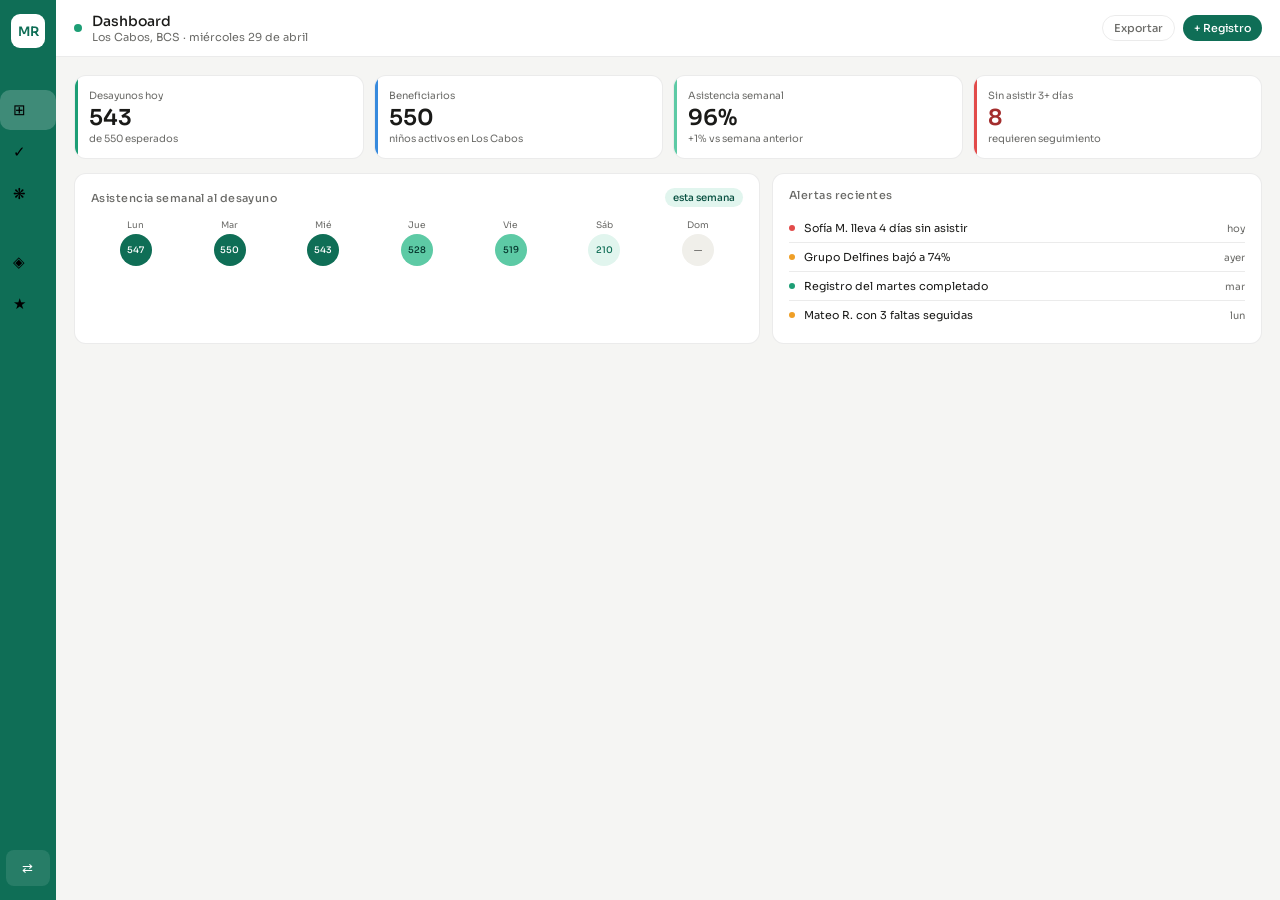
<file: frontend/index.html>
<!DOCTYPE html>
<html lang="es">
<head>
  <meta charset="UTF-8" />
  <meta name="viewport" content="width=device-width, initial-scale=1.0" />
  <title>Fundación Sarahuaro</title>
  <link rel="preconnect" href="https://fonts.googleapis.com" />
  <link href="https://fonts.googleapis.com/css2?family=Sora:wght@400;500;600&family=DM+Serif+Display&display=swap" rel="stylesheet" />
  <link rel="stylesheet" href="css/styles.css" />
</head>
<body>

  <div class="shell" id="shell">

    <div class="profile-popup" id="profilePopup">
      <div class="pp-header">
        <div class="pp-av">MR</div>
        <div class="pp-name">Mayely Ramírez</div>
        <div class="pp-role-row"><span class="pp-role">Maestra — Grupo Tortugas</span></div>
        <div class="pp-status"><div class="pp-dot"></div>Sesión activa</div>
      </div>
      <div class="pp-body">
        <div class="pp-row"><span class="pp-ic">✉</span><span class="pp-txt">mayely@sarahuaro.org</span></div>
        <div class="pp-row"><span class="pp-ic">📅</span><span class="pp-txt">Último acceso</span><span class="pp-val">hoy 7:15 am</span></div>
        <div class="pp-row pp-row-edit" id="row-grupo" onclick="activarEdit('grupo', event)">
          <span class="pp-ic">🏫</span>
          <span class="pp-txt">Grupo</span>
          <div class="pp-edit-wrap">
            <span class="pp-val pp-editable" id="display-grupo">Tortugas</span>
            <input class="pp-input" id="input-grupo" type="text" value="Tortugas" onblur="guardarEdit('grupo')" onkeydown="enterEdit(event,'grupo')" />
            <span class="edit-ic">✏️</span>
          </div>
        </div>
        <div class="pp-row pp-row-edit" id="row-ninos" onclick="activarEdit('ninos', event)">
          <span class="pp-ic">👧</span>
          <span class="pp-txt">Niños a cargo</span>
          <div class="pp-edit-wrap">
            <span class="pp-val pp-editable" id="display-ninos">22</span>
            <input class="pp-input" id="input-ninos" type="number" value="22" min="1" onblur="guardarEdit('ninos')" onkeydown="enterEdit(event,'ninos')" />
            <span class="edit-ic">✏️</span>
          </div>
        </div>
        <div class="pp-row"><span class="pp-ic">✓</span><span class="pp-txt">Registros este mes</span><span class="pp-val">18 días</span></div>
      </div>
      <div class="pp-footer"><button class="pp-logout">Cerrar sesión</button></div>
    </div>

    <div class="side" id="side">
      <div class="side-logo" id="logoBtn" onclick="toggleProfile()">MR</div>
      <span class="nav-sep">principal</span>
      <button class="side-btn active" id="btn-dashboard" onclick="nav('dashboard', this)"><span class="side-ic">⊞</span><span class="side-lbl">Dashboard</span></button>
      <button class="side-btn" id="btn-asistencia" onclick="nav('asistencia', this)"><span class="side-ic">✓</span><span class="side-lbl">Asistencia</span></button>
      <button class="side-btn" id="btn-ninos" onclick="nav('ninos', this)"><span class="side-ic">❋</span><span class="side-lbl">Niños</span></button>
      <span class="nav-sep">análisis</span>
      <button class="side-btn" id="btn-metricas" onclick="nav('metricas', this)"><span class="side-ic">◈</span><span class="side-lbl">Métricas</span></button>
      <button class="side-btn" id="btn-impacto" onclick="nav('impacto', this)"><span class="side-ic">★</span><span class="side-lbl">Impacto</span></button>
      <button class="toggle-side" onclick="toggleSide()" id="togBtn">⇄</button>
    </div>

    <div class="body">

      <div id="tb-dashboard" class="topbar">
        <div class="tb-left"><div class="tb-dot"></div><div><div class="tb-title">Dashboard</div><div class="tb-sub">Los Cabos, BCS · miércoles 29 de abril</div></div></div>
        <div class="tb-right"><button class="pill p-out">Exportar</button><button class="pill p-green">+ Registro</button></div>
      </div>
      <div id="tb-asistencia" class="topbar hidden">
        <div class="tb-left"><div class="tb-dot"></div><div><div class="tb-title">Asistencia</div><div class="tb-sub">Grupo Tortugas · registro de hoy</div></div></div>
        <div class="tb-right"><button class="pill p-green">Guardar</button></div>
      </div>
      <div id="tb-ninos" class="topbar hidden">
        <div class="tb-left"><div class="tb-dot"></div><div><div class="tb-title">Niños</div><div class="tb-sub">Grupo Tortugas · 22 alumnos</div></div></div>
        <div class="tb-right"><button class="pill p-green">+ Agregar</button></div>
      </div>
      <div id="tb-metricas" class="topbar hidden">
        <div class="tb-left"><div class="tb-dot"></div><div><div class="tb-title">Métricas</div><div class="tb-sub">Datos operativos del programa</div></div></div>
        <div class="tb-right"><button class="pill p-out">Descargar</button></div>
      </div>
      <div id="tb-impacto" class="topbar hidden">
        <div class="tb-left"><div class="tb-dot"></div><div><div class="tb-title">Impacto</div><div class="tb-sub">Reportes para donantes · 20 años de trabajo</div></div></div>
        <div class="tb-right"><button class="pill p-green">Generar reporte</button></div>
      </div>

      <main class="scroll">

        <!-- DASHBOARD -->
        <section id="s-dashboard" class="section active">
          <div class="kpis">
            <div class="kpi"><div class="kpi-bar" style="background:#1D9E75"></div><div class="kpi-lbl">Desayunos hoy</div><div class="kpi-num">543</div><div class="kpi-sub">de 550 esperados</div></div>
            <div class="kpi"><div class="kpi-bar" style="background:#378ADD"></div><div class="kpi-lbl">Beneficiarios</div><div class="kpi-num">550</div><div class="kpi-sub">niños activos en Los Cabos</div></div>
            <div class="kpi"><div class="kpi-bar" style="background:#5DCAA5"></div><div class="kpi-lbl">Asistencia semanal</div><div class="kpi-num">96%</div><div class="kpi-sub">+1% vs semana anterior</div></div>
            <div class="kpi"><div class="kpi-bar" style="background:#E24B4A"></div><div class="kpi-lbl">Sin asistir 3+ días</div><div class="kpi-num red">8</div><div class="kpi-sub">requieren seguimiento</div></div>
          </div>
          <div class="row2">
            <div class="card">
              <div class="c-head"><span class="c-title">Asistencia semanal al desayuno</span><span class="bx bx-ok">esta semana</span></div>
              <div class="cal">
                <div class="cal-day"><div class="cal-dn">Lun</div><div class="cal-c cf">547</div></div>
                <div class="cal-day"><div class="cal-dn">Mar</div><div class="cal-c cf">550</div></div>
                <div class="cal-day"><div class="cal-dn">Mié</div><div class="cal-c cf">543</div></div>
                <div class="cal-day"><div class="cal-dn">Jue</div><div class="cal-c cm">528</div></div>
                <div class="cal-day"><div class="cal-dn">Vie</div><div class="cal-c cm">519</div></div>
                <div class="cal-day"><div class="cal-dn">Sáb</div><div class="cal-c cl">210</div></div>
                <div class="cal-day"><div class="cal-dn">Dom</div><div class="cal-c co">—</div></div>
              </div>
            </div>
            <div class="card">
              <div class="c-head"><span class="c-title">Alertas recientes</span></div>
              <div class="al-row"><div class="al-dot" style="background:#E24B4A"></div><div class="al-txt">Sofía M. lleva 4 días sin asistir</div><div class="al-time">hoy</div></div>
              <div class="al-row"><div class="al-dot" style="background:#EF9F27"></div><div class="al-txt">Grupo Delfines bajó a 74%</div><div class="al-time">ayer</div></div>
              <div class="al-row"><div class="al-dot" style="background:#1D9E75"></div><div class="al-txt">Registro del martes completado</div><div class="al-time">mar</div></div>
              <div class="al-row"><div class="al-dot" style="background:#EF9F27"></div><div class="al-txt">Mateo R. con 3 faltas seguidas</div><div class="al-time">lun</div></div>
            </div>
          </div>
        </section>

        <!-- ASISTENCIA -->
        <section id="s-asistencia" class="section hidden">
          <div class="two-col">
            <div class="card">
              <div class="c-head"><span class="c-title">Grupo Tortugas — mañana</span></div>
              <div class="tog-row"><div class="av avt">LV</div><span class="tname">Lucía Vega</span><button class="tog on" onclick="toggleBtn(this)"></button></div>
              <div class="tog-row"><div class="av avb">MR</div><span class="tname">Mateo Ríos</span><button class="tog off" onclick="toggleBtn(this)"></button></div>
              <div class="tog-row"><div class="av ava">IR</div><span class="tname">Itzél Rueda</span><button class="tog on" onclick="toggleBtn(this)"></button></div>
              <div class="tog-row"><div class="av avt">DM</div><span class="tname">Diego Mora</span><button class="tog on" onclick="toggleBtn(this)"></button></div>
              <div class="tog-row"><div class="av avb">KS</div><span class="tname">Karla Salinas</span><button class="tog on" onclick="toggleBtn(this)"></button></div>
              <div class="tog-row"><div class="av ava">RL</div><span class="tname">Rodrigo López</span><button class="tog on" onclick="toggleBtn(this)"></button></div>
            </div>
            <div class="card">
              <div class="c-head"><span class="c-title">Grupo Tortugas — tarde</span></div>
              <div class="tog-row"><div class="av avr">SM</div><span class="tname">Sofía Martínez</span><button class="tog off" onclick="toggleBtn(this)"></button></div>
              <div class="tog-row"><div class="av avb">JC</div><span class="tname">Jesús Castro</span><button class="tog on" onclick="toggleBtn(this)"></button></div>
              <div class="tog-row"><div class="av ava">PL</div><span class="tname">Paola Luna</span><button class="tog on" onclick="toggleBtn(this)"></button></div>
              <div class="tog-row"><div class="av avt">AH</div><span class="tname">Andrés Herrera</span><button class="tog on" onclick="toggleBtn(this)"></button></div>
              <div class="tog-row"><div class="av avb">NF</div><span class="tname">Natalia Flores</span><button class="tog on" onclick="toggleBtn(this)"></button></div>
              <div class="tog-row"><div class="av ava">OG</div><span class="tname">Omar Gutiérrez</span><button class="tog on" onclick="toggleBtn(this)"></button></div>
            </div>
          </div>
          <div class="save-bar">
            <span class="save-txt">10 de 12 niños marcados hoy</span>
            <button class="save-btn">Guardar registro</button>
          </div>
        </section>

        <!-- NIÑOS -->
        <section id="s-ninos" class="section hidden">
          <input class="search-bar" placeholder="Buscar niño por nombre..." />
          <div class="nino-list">
            <div class="nino"><div class="av avt">LV</div><div class="ni"><div class="ni-name">Lucía Vega</div><div class="ni-meta">6 años · Grupo Tortugas · 20 desayunos recibidos</div><div class="pbar"><div class="pfill" style="width:95%;background:#1D9E75"></div></div></div><span class="bx bx-ok">Regular</span></div>
            <div class="nino"><div class="av avb">MR</div><div class="ni"><div class="ni-name">Mateo Ríos</div><div class="ni-meta">7 años · Grupo Tortugas · 15 desayunos recibidos</div><div class="pbar"><div class="pfill" style="width:68%;background:#EF9F27"></div></div></div><span class="bx bx-w">3 faltas</span></div>
            <div class="nino"><div class="av avr">SM</div><div class="ni"><div class="ni-name">Sofía Martínez</div><div class="ni-meta">8 años · Grupo Tortugas · 7 desayunos recibidos</div><div class="pbar"><div class="pfill" style="width:30%;background:#E24B4A"></div></div></div><span class="bx bx-w">Riesgo</span></div>
            <div class="nino"><div class="av ava">IR</div><div class="ni"><div class="ni-name">Itzél Rueda</div><div class="ni-meta">6 años · Grupo Tortugas · 19 desayunos recibidos</div><div class="pbar"><div class="pfill" style="width:90%;background:#1D9E75"></div></div></div><span class="bx bx-ok">Regular</span></div>
            <div class="nino"><div class="av avb">JC</div><div class="ni"><div class="ni-name">Jesús Castro</div><div class="ni-meta">7 años · Grupo Tortugas · 4 desayunos recibidos</div><div class="pbar"><div class="pfill" style="width:18%;background:#B4B2A9"></div></div></div><span class="bx bx-n">Nuevo</span></div>
            <div class="nino"><div class="av avt">KS</div><div class="ni"><div class="ni-name">Karla Salinas</div><div class="ni-meta">7 años · Grupo Tortugas · 21 desayunos recibidos</div><div class="pbar"><div class="pfill" style="width:99%;background:#1D9E75"></div></div></div><span class="bx bx-ok">Regular</span></div>
            <div class="nino"><div class="av ava">PL</div><div class="ni"><div class="ni-name">Paola Luna</div><div class="ni-meta">8 años · Grupo Tortugas · 17 desayunos recibidos</div><div class="pbar"><div class="pfill" style="width:80%;background:#1D9E75"></div></div></div><span class="bx bx-ok">Regular</span></div>
            <div class="nino"><div class="av avb">OG</div><div class="ni"><div class="ni-name">Omar Gutiérrez</div><div class="ni-meta">6 años · Grupo Tortugas · 12 desayunos recibidos</div><div class="pbar"><div class="pfill" style="width:55%;background:#EF9F27"></div></div></div><span class="bx bx-w">2 faltas</span></div>
          </div>
        </section>

        <!-- MÉTRICAS -->
        <section id="s-metricas" class="section hidden">
          <div class="two-col">
            <div class="card">
              <div class="c-head"><span class="c-title">Datos operativos del mes</span></div>
              <div class="mrow"><span class="ml">Costo por niño / mes</span><span class="mv">$180 MXN</span></div>
              <div class="mrow"><span class="ml">Desayunos entregados</span><span class="mv">6,000</span></div>
              <div class="mrow"><span class="ml">Días operados (año)</span><span class="mv">92 días</span></div>
              <div class="mrow"><span class="ml">Voluntarios activos</span><span class="mv">11</span></div>
              <div class="mrow last"><span class="ml">Sin asistir esta semana</span><span class="mv mv-w">8 niños</span></div>
            </div>
            <div class="card">
              <div class="c-head"><span class="c-title">Asistencia por grupo</span></div>
              <div class="brow"><span class="blbl">Tortugas</span><div class="btrack"><div class="bfill" style="width:96%"></div></div><span class="bv">96%</span></div>
              <div class="brow"><span class="blbl">Delfines</span><div class="btrack"><div class="bfill bfill-w" style="width:74%"></div></div><span class="bv">74%</span></div>
              <div class="brow"><span class="blbl">Pelícanos</span><div class="btrack"><div class="bfill" style="width:91%"></div></div><span class="bv">91%</span></div>
              <div class="brow"><span class="blbl">Ballenas</span><div class="btrack"><div class="bfill" style="width:98%"></div></div><span class="bv">98%</span></div>
              <div class="brow"><span class="blbl">Mantaraya</span><div class="btrack"><div class="bfill" style="width:88%"></div></div><span class="bv">88%</span></div>
            </div>
          </div>
        </section>

        <!-- IMPACTO -->
        <section id="s-impacto" class="section hidden">
          <div class="impact-nums">
            <div class="icard"><div class="inum">72K</div><div class="ilbl">Desayunos entregados este año</div></div>
            <div class="icard"><div class="inum">550</div><div class="ilbl">Niños beneficiarios en Los Cabos</div></div>
            <div class="icard"><div class="inum">20</div><div class="ilbl">Años construyendo futuro en BCS</div></div>
          </div>
          <div class="card">
            <div class="c-head"><span class="c-title">Reportes listos</span></div>
            <div class="rep">Reporte mensual — abril 2026 <span>→</span></div>
            <div class="rep">Reporte anual para donantes <span>→</span></div>
            <div class="rep">Niños con ausentismo esta semana <span>→</span></div>
            <div class="rep">Costo total del programa este mes <span>→</span></div>
            <div class="rep">Impacto acumulado 20 años <span>→</span></div>
          </div>
        </section>

      </main>
    </div>
  </div>

  <div class="tooltip" id="tip"></div>
  <script src="js/app.js"></script>
</body>
</html>
</file>
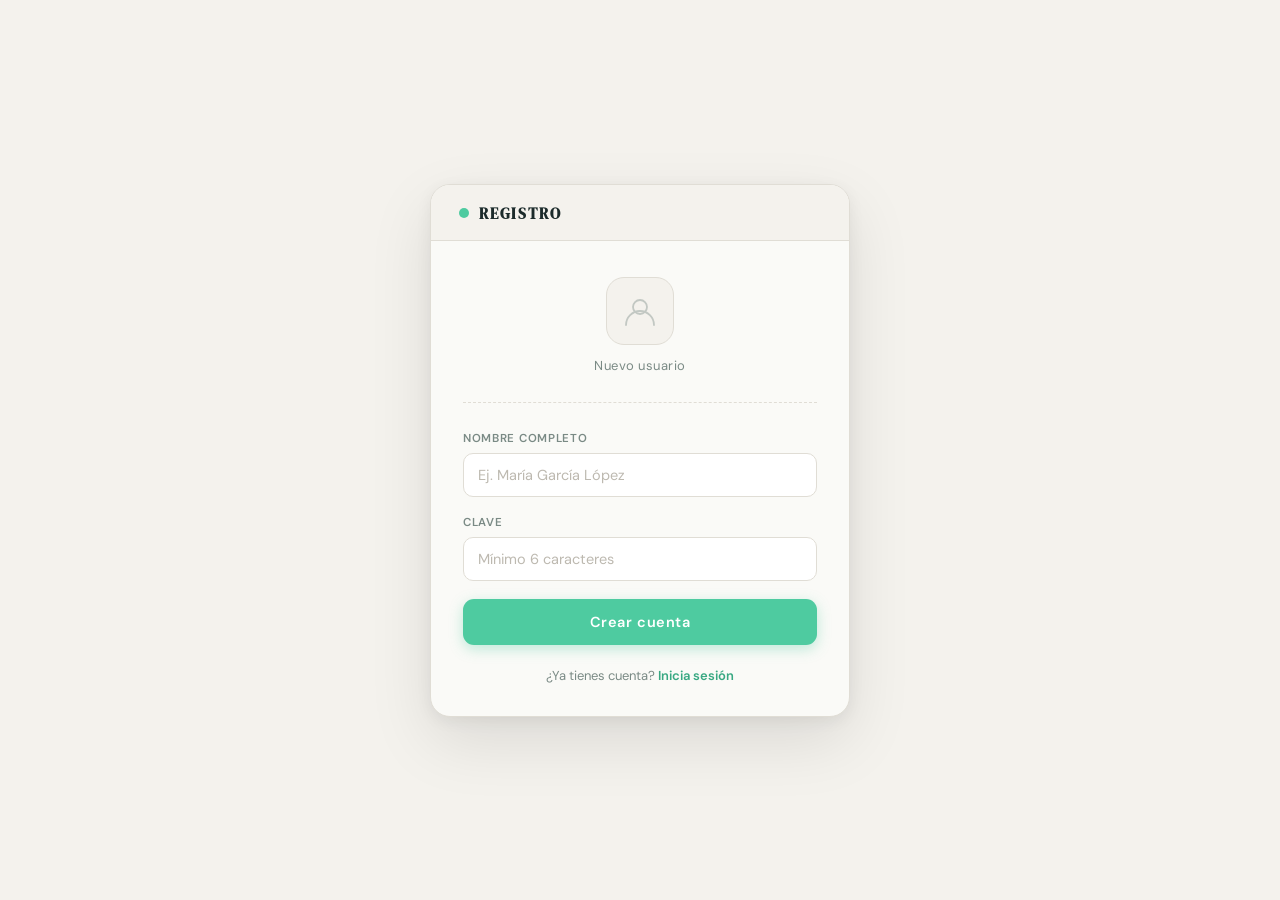
<file: frontend/login.html>
<!DOCTYPE html>
<html lang="es">
<head>
  <meta charset="UTF-8" />
  <meta name="viewport" content="width=device-width, initial-scale=1.0"/>
  <title>Registro</title>
  <link href="https://fonts.googleapis.com/css2?family=DM+Serif+Display&family=DM+Sans:wght@300;400;500;600&display=swap" rel="stylesheet"/>
  <style>
    *, *::before, *::after {
      box-sizing: border-box;
      margin: 0;
      padding: 0;
    }

    :root {
      --teal:      #4ECBA0;
      --teal-dark: #38A882;
      --bg:        #F4F2ED;
      --card:      #FAFAF7;
      --border:    #E0DDD5;
      --text:      #1C2B2B;
      --muted:     #7A8A85;
      --shadow:    0 24px 64px rgba(0,0,0,.10), 0 4px 16px rgba(0,0,0,.06);
    }

    body {
      min-height: 100vh;
      background-color: var(--bg);
      display: flex;
      align-items: center;
      justify-content: center;
      font-family: 'DM Sans', sans-serif;
      padding: 24px;
    }

    /* ── CARD ── */
    .card {
      background: var(--card);
      border: 1px solid var(--border);
      border-radius: 20px;
      width: 100%;
      max-width: 420px;
      overflow: hidden;
      box-shadow: var(--shadow);
      animation: slideUp .55s cubic-bezier(.22,1,.36,1) both;
    }

    @keyframes slideUp {
      from { opacity: 0; transform: translateY(28px); }
      to   { opacity: 1; transform: translateY(0); }
    }

    /* ── HEADER ── */
    .card-header {
      padding: 18px 28px 16px;
      border-bottom: 1px solid var(--border);
      background: var(--bg);
      display: flex;
      align-items: center;
      gap: 10px;
    }

    .header-dot {
      width: 10px;
      height: 10px;
      border-radius: 50%;
      background: var(--teal);
    }

    .card-header h1 {
      font-family: 'DM Serif Display', serif;
      font-size: 15px;
      letter-spacing: .12em;
      text-transform: uppercase;
      color: var(--text);
    }

    /* ── BODY ── */
    .card-body {
      padding: 36px 32px 32px;
    }

    /* ── AVATAR ── */
    .avatar-block {
      display: flex;
      flex-direction: column;
      align-items: center;
      gap: 12px;
      margin-bottom: 28px;
    }

    .avatar {
      width: 68px;
      height: 68px;
      border-radius: 18px;
      background: var(--bg);
      border: 1px solid var(--border);
      display: flex;
      align-items: center;
      justify-content: center;
    }

    .avatar svg {
      opacity: .4;
    }

    .avatar-label {
      font-size: 13px;
      color: var(--muted);
      letter-spacing: .04em;
    }

    /* ── DIVIDER ── */
    .divider {
      border: none;
      border-top: 1px dashed var(--border);
      margin: 0 0 28px;
    }

    /* ── FIELDS ── */
    .field {
      margin-bottom: 18px;
    }

    label {
      display: block;
      font-size: 11.5px;
      font-weight: 600;
      letter-spacing: .06em;
      text-transform: uppercase;
      color: var(--muted);
      margin-bottom: 7px;
    }

    input[type="text"],
    input[type="password"] {
      width: 100%;
      padding: 12px 14px;
      border: 1.5px solid var(--border);
      border-radius: 10px;
      background: #fff;
      font-family: 'DM Sans', sans-serif;
      font-size: 14.5px;
      color: var(--text);
      outline: none;
      transition: border-color .2s, box-shadow .2s;
    }

    input::placeholder {
      color: #BDB9B0;
    }

    input:focus {
      border-color: var(--teal);
      box-shadow: 0 0 0 3px rgba(78,203,160,.15);
    }

    /* ── BUTTON ── */
    .btn-primary {
      display: block;
      width: 100%;
      padding: 14px;
      margin-top: 8px;
      background: var(--teal);
      color: #fff;
      border: none;
      border-radius: 11px;
      font-family: 'DM Sans', sans-serif;
      font-size: 14.5px;
      font-weight: 600;
      letter-spacing: .04em;
      cursor: pointer;
      text-align: center;
      text-decoration: none;
      transition: background .2s, transform .15s, box-shadow .2s;
      box-shadow: 0 4px 14px rgba(78,203,160,.35);
    }

    .btn-primary:hover {
      background: var(--teal-dark);
      transform: translateY(-1px);
      box-shadow: 0 6px 20px rgba(78,203,160,.45);
    }

    .btn-primary:active {
      transform: translateY(0);
    }

    /* ── FOOTER ── */
    .card-footer {
      text-align: center;
      margin-top: 22px;
      font-size: 13px;
      color: var(--muted);
    }

    .card-footer a {
      color: var(--teal-dark);
      text-decoration: none;
      font-weight: 600;
      transition: opacity .2s;
    }

    .card-footer a:hover {
      opacity: .7;
    }
  </style>
</head>
<body>

<div class="card">

  <div class="card-header">
    <div class="header-dot"></div>
    <h1>Registro</h1>
  </div>

  <div class="card-body">

    <div class="avatar-block">
      <div class="avatar">
        <svg width="36" height="36" fill="none" viewBox="0 0 36 36">
          <circle cx="18" cy="14" r="7" stroke="#7A8A85" stroke-width="1.8"/>
          <path d="M4 32c0-7.732 6.268-14 14-14s14 6.268 14 14" stroke="#7A8A85" stroke-width="1.8" stroke-linecap="round"/>
        </svg>
      </div>
      <span class="avatar-label">Nuevo usuario</span>
    </div>

    <hr class="divider"/>

    <div class="field">
      <label for="nombre">Nombre completo</label>
      <input type="text" id="nombre" name="nombre" placeholder="Ej. María García López" autocomplete="name"/>
    </div>

    <div class="field">
      <label for="clave">Clave</label>
      <input type="password" id="clave" name="clave" placeholder="Mínimo 6 caracteres" autocomplete="new-password"/>
    </div>

    <button class="btn-primary" type="submit">Crear cuenta</button>

    <div class="card-footer">
      ¿Ya tienes cuenta? <a href="login.html">Inicia sesión</a>
    </div>

  </div>
</div>

</body>
</html>
</file>
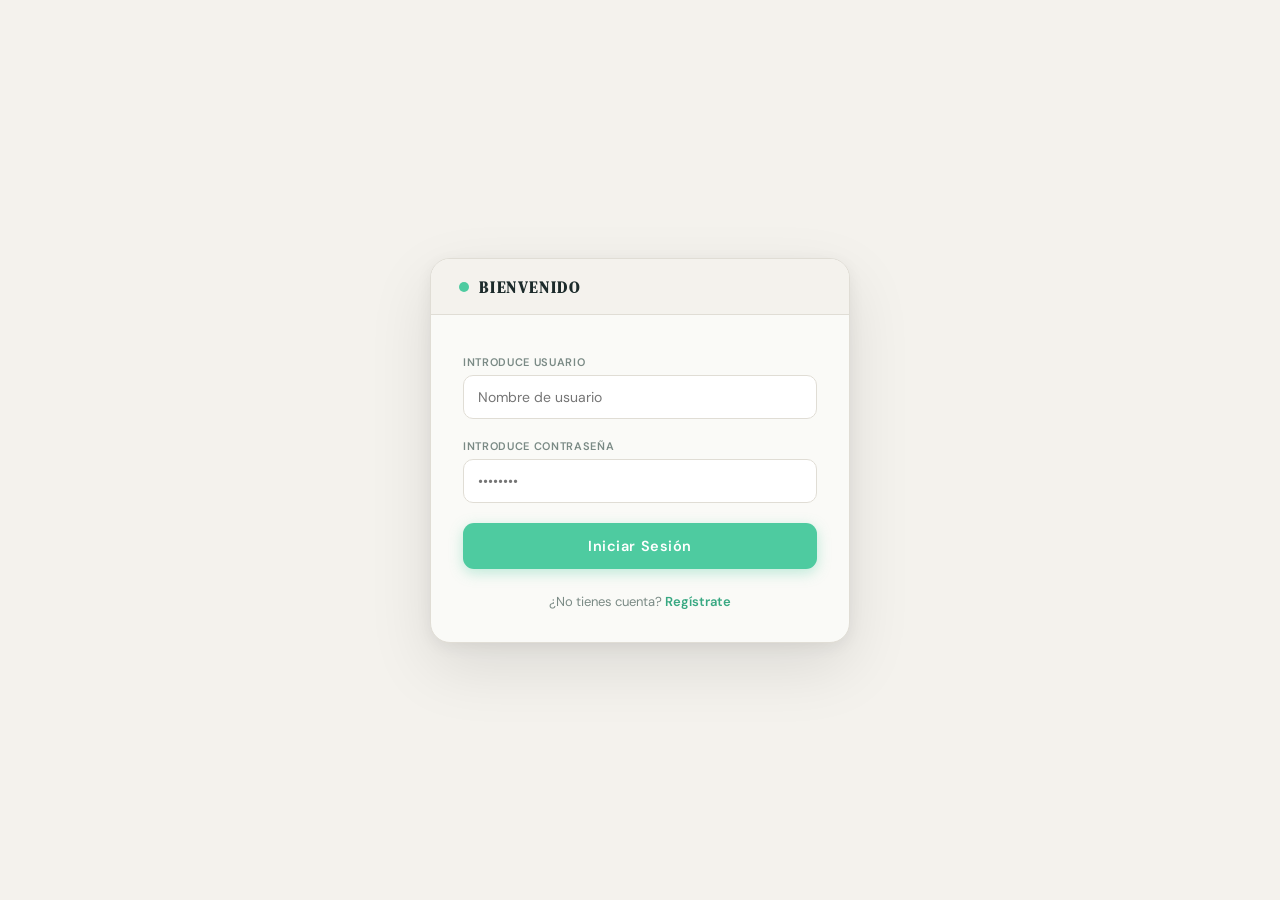
<file: frontend/registro/registro.html>
<!DOCTYPE html>
<html lang="es">
<head>
  <meta charset="UTF-8" />
  <meta name="viewport" content="width=device-width, initial-scale=1.0"/>
  <title>Login</title>
  <link href="https://fonts.googleapis.com/css2?family=DM+Serif+Display&family=DM+Sans:wght@300;400;500;600&display=swap" rel="stylesheet"/>
  <style>
    /* Mismos estilos base de tu código original */
    *, *::before, *::after {
      box-sizing: border-box;
      margin: 0;
      padding: 0;
    }

    :root {
      --teal:      #4ECBA0;
      --teal-dark: #38A882;
      --bg:         #F4F2ED;
      --card:      #FAFAF7;
      --border:    #E0DDD5;
      --text:      #1C2B2B;
      --muted:     #7A8A85;
      --shadow:    0 24px 64px rgba(0,0,0,.10), 0 4px 16px rgba(0,0,0,.06);
    }

    body {
      min-height: 100vh;
      background-color: var(--bg);
      display: flex;
      align-items: center;
      justify-content: center;
      font-family: 'DM Sans', sans-serif;
      padding: 32px 24px;
    }

    .card {
      background: var(--card);
      border: 1px solid var(--border);
      border-radius: 20px;
      width: 100%;
      max-width: 420px;
      overflow: hidden;
      box-shadow: var(--shadow);
      animation: slideUp .55s cubic-bezier(.22,1,.36,1) both;
    }

    @keyframes slideUp {
      from { opacity: 0; transform: translateY(28px); }
      to   { opacity: 1; transform: translateY(0); }
    }

    .card-header {
      padding: 18px 28px 16px;
      border-bottom: 1px solid var(--border);
      background: var(--bg);
      display: flex;
      align-items: center;
      gap: 10px;
    }

    .header-dot {
      width: 10px;
      height: 10px;
      border-radius: 50%;
      background: var(--teal);
    }

    .card-header h1 {
      font-family: 'DM Serif Display', serif;
      font-size: 15px;
      letter-spacing: .12em;
      text-transform: uppercase;
      color: var(--text);
    }

    .card-body {
      padding: 40px 32px 32px;
    }

    .field {
      margin-bottom: 20px;
    }

    label {
      display: block;
      font-size: 11px;
      font-weight: 600;
      letter-spacing: .06em;
      text-transform: uppercase;
      color: var(--muted);
      margin-bottom: 6px;
    }

    input[type="text"],
    input[type="password"] {
      width: 100%;
      padding: 12px 14px;
      border: 1.5px solid var(--border);
      border-radius: 10px;
      background: #fff;
      font-family: 'DM Sans', sans-serif;
      font-size: 14px;
      color: var(--text);
      outline: none;
      transition: border-color .2s, box-shadow .2s;
    }

    input:focus {
      border-color: var(--teal);
      box-shadow: 0 0 0 3px rgba(78,203,160,.15);
    }

    .btn-primary {
      display: block;
      width: 100%;
      padding: 14px;
      margin-top: 12px;
      background: var(--teal);
      color: #fff;
      border: none;
      border-radius: 11px;
      font-family: 'DM Sans', sans-serif;
      font-size: 14.5px;
      font-weight: 600;
      letter-spacing: .04em;
      cursor: pointer;
      text-align: center;
      transition: all .2s;
      box-shadow: 0 4px 14px rgba(78,203,160,.35);
    }

    .btn-primary:hover {
      background: var(--teal-dark);
      transform: translateY(-1px);
      box-shadow: 0 6px 20px rgba(78,203,160,.45);
    }

    .card-footer {
      text-align: center;
      margin-top: 24px;
      font-size: 13px;
      color: var(--muted);
    }

    .card-footer a {
      color: var(--teal-dark);
      text-decoration: none;
      font-weight: 600;
    }
  </style>
</head>
<body>

<div class="card">
  <div class="card-header">
    <div class="header-dot"></div>
    <h1>Bienvenido</h1>
  </div>

  <div class="card-body">
    <form action="#">
      <div class="field">
        <label for="usuario">Introduce usuario</label>
        <input type="text" id="usuario" name="usuario" placeholder="Nombre de usuario" required/>
      </div>

      <div class="field">
        <label for="password">Introduce contraseña</label>
        <input type="password" id="password" name="password" placeholder="••••••••" required/>
      </div>

      <button class="btn-primary" type="submit">Iniciar Sesión</button>
    </form>

    <div class="card-footer">
      ¿No tienes cuenta? <a href="../registro/registro.html">Regístrate</a>
    </div>
  </div>
</div>

</body>
</html>
</file>
<file: frontend/css/styles.css>
*, *::before, *::after { box-sizing: border-box; margin: 0; padding: 0; }

:root {
  --green: #1D9E75;
  --green-dark: #0F6E56;
  --green-light: #E1F5EE;
  --amber: #EF9F27;
  --red: #E24B4A;
  --gray-bg: #f5f5f3;
  --gray-border: rgba(0,0,0,0.08);
  --text: #1a1a18;
  --text-muted: #6b6b68;
}

body {
  font-family: 'Sora', sans-serif;
  background: var(--gray-bg);
  color: var(--text);
  height: 100vh;
  overflow: hidden;
}

.shell { display: flex; height: 100vh; position: relative; }
.hidden { display: none !important; }

/* PERFIL POPUP */
.profile-popup {
  position: fixed;
  top: 8px;
  left: 64px;
  width: 240px;
  background: white;
  border: 0.5px solid rgba(0,0,0,0.12);
  border-radius: 14px;
  z-index: 1000;
  opacity: 0;
  transform: translateX(-8px) scale(0.97);
  transition: opacity 0.2s, transform 0.2s;
  pointer-events: none;
  overflow: hidden;
  box-shadow: 0 8px 24px rgba(0,0,0,0.1);
}
.profile-popup.show { opacity: 1; transform: translateX(0) scale(1); pointer-events: all; }

.pp-header { background: var(--green-dark); padding: 16px; }
.pp-av { width: 44px; height: 44px; border-radius: 50%; background: white; display: flex; align-items: center; justify-content: center; font-size: 15px; font-weight: 600; color: var(--green-dark); margin-bottom: 10px; }
.pp-name { font-size: 14px; font-weight: 600; color: white; }
.pp-role-row { margin-top: 2px; }
.pp-role { font-size: 11px; color: rgba(255,255,255,0.7); }
.pp-status { display: inline-flex; align-items: center; gap: 5px; font-size: 10px; padding: 3px 8px; border-radius: 20px; background: rgba(255,255,255,0.15); color: white; font-weight: 500; margin-top: 8px; }
.pp-dot { width: 5px; height: 5px; border-radius: 50%; background: #5DCAA5; }

.pp-body { padding: 10px 14px; }
.pp-row { display: flex; align-items: center; gap: 8px; padding: 7px 0; border-bottom: 0.5px solid var(--gray-border); }
.pp-row:last-child { border-bottom: none; }
.pp-ic { font-size: 12px; width: 16px; text-align: center; flex-shrink: 0; }
.pp-txt { font-size: 12px; color: var(--text-muted); flex: 1; }
.pp-val { font-size: 12px; color: var(--text); font-weight: 500; }

/* EDITABLE ROWS */
.pp-row-edit { cursor: pointer; border-radius: 6px; padding-left: 4px; margin-left: -4px; transition: background 0.15s; }
.pp-row-edit:hover { background: var(--gray-bg); }
.pp-row-edit:hover .edit-ic { opacity: 1; }

.pp-edit-wrap { display: flex; align-items: center; gap: 4px; position: relative; }
.pp-editable { font-size: 12px; color: var(--text); font-weight: 500; }
.edit-ic { font-size: 10px; opacity: 0; transition: opacity 0.15s; }

.pp-input {
  display: none;
  font-size: 12px;
  font-weight: 500;
  font-family: inherit;
  color: var(--text);
  border: none;
  border-bottom: 1.5px solid var(--green);
  outline: none;
  background: transparent;
  width: 80px;
  padding: 1px 2px;
}
.pp-input.active { display: block; }
.pp-editable.hidden-val { display: none; }

.pp-footer { padding: 10px 14px; border-top: 0.5px solid var(--gray-border); }
.pp-logout { width: 100%; background: transparent; border: 0.5px solid var(--gray-border); border-radius: 6px; padding: 7px; font-size: 11px; font-family: inherit; color: var(--text-muted); cursor: pointer; transition: background 0.15s; }
.pp-logout:hover { background: var(--gray-bg); }

/* SIDEBAR */
.side {
  width: 56px;
  background: var(--green-dark);
  display: flex;
  flex-direction: column;
  align-items: center;
  padding: 14px 0;
  gap: 2px;
  transition: width 0.28s cubic-bezier(.4,0,.2,1);
  overflow: hidden;
  position: relative;
  z-index: 10;
  flex-shrink: 0;
}
.side.expanded { width: 190px; }

.side-logo {
  width: 34px; height: 34px; border-radius: 9px;
  background: white; display: flex; align-items: center;
  justify-content: center; font-size: 13px; font-weight: 600;
  color: var(--green-dark); margin-bottom: 14px; flex-shrink: 0;
  cursor: pointer; transition: transform 0.15s;
}
.side-logo:hover { transform: scale(1.07); }

.nav-sep {
  font-size: 9px; color: rgba(255,255,255,0.35);
  letter-spacing: 0.08em; padding: 8px 0 4px 11px;
  width: 100%; white-space: nowrap; opacity: 0;
  transition: opacity 0.2s; display: block;
}
.side.expanded .nav-sep { opacity: 1; }

.side-btn {
  width: 100%; height: 40px; border-radius: 10px;
  display: flex; align-items: center; gap: 10px;
  cursor: pointer; border: none; background: transparent;
  padding: 0 9px; transition: background 0.15s;
  white-space: nowrap; overflow: hidden;
}
.side-btn:hover { background: rgba(255,255,255,0.13); }
.side-btn.active { background: rgba(255,255,255,0.2); }

.side-ic { font-size: 15px; flex-shrink: 0; width: 20px; text-align: center; }
.side-lbl {
  font-size: 12px; font-weight: 500; color: white;
  opacity: 0; transform: translateX(-6px);
  transition: opacity 0.22s 0.06s, transform 0.22s 0.06s;
  pointer-events: none;
}
.side.expanded .side-lbl { opacity: 1; transform: translateX(0); }

.toggle-side {
  margin-top: auto; width: 80%; height: 36px;
  border-radius: 8px; display: flex; align-items: center;
  justify-content: center; cursor: pointer; border: none;
  background: rgba(255,255,255,0.1); color: white;
  font-size: 13px; transition: background 0.15s;
}
.toggle-side:hover { background: rgba(255,255,255,0.18); }

/* TOOLTIP */
.tooltip {
  position: fixed; background: #0F2E26; color: white;
  font-size: 11px; font-weight: 500; padding: 5px 10px;
  border-radius: 6px; pointer-events: none; white-space: nowrap;
  opacity: 0; transform: translateX(-4px);
  transition: opacity 0.15s, transform 0.15s; z-index: 999;
}
.tooltip.show { opacity: 1; transform: translateX(0); }

/* BODY */
.body { flex: 1; display: flex; flex-direction: column; background: var(--gray-bg); min-width: 0; }

.topbar {
  background: white; border-bottom: 0.5px solid var(--gray-border);
  padding: 12px 18px; display: flex; align-items: center;
  justify-content: space-between; flex-shrink: 0;
}
.tb-left { display: flex; align-items: center; gap: 10px; }
.tb-dot { width: 8px; height: 8px; border-radius: 50%; background: var(--green); flex-shrink: 0; }
.tb-title { font-size: 14px; font-weight: 500; }
.tb-sub { font-size: 11px; color: var(--text-muted); }
.tb-right { display: flex; gap: 8px; }

.pill { font-size: 11px; padding: 5px 11px; border-radius: 20px; font-weight: 500; border: none; cursor: pointer; font-family: inherit; transition: opacity 0.15s; }
.pill:hover { opacity: 0.8; }
.p-green { background: var(--green-dark); color: white; }
.p-out { background: transparent; border: 0.5px solid var(--gray-border); color: var(--text-muted); }

.scroll { padding: 18px; overflow-y: auto; flex: 1; display: flex; flex-direction: column; gap: 14px; }
.section { display: none; flex-direction: column; gap: 14px; }
.section.active { display: flex; animation: fadeUp 0.22s ease both; }
@keyframes fadeUp { from { opacity: 0; transform: translateY(8px); } to { opacity: 1; transform: translateY(0); } }

/* KPIS */
.kpis { display: grid; grid-template-columns: repeat(4, 1fr); gap: 10px; }
.kpi { background: white; border: 0.5px solid var(--gray-border); border-radius: 12px; padding: 13px 14px; position: relative; overflow: hidden; }
.kpi-bar { position: absolute; left: 0; top: 0; bottom: 0; width: 3px; }
.kpi-lbl { font-size: 10px; color: var(--text-muted); margin-bottom: 5px; }
.kpi-num { font-size: 22px; font-weight: 600; line-height: 1; }
.kpi-num.red { color: #A32D2D; }
.kpi-sub { font-size: 10px; color: var(--text-muted); margin-top: 3px; }

.row2 { display: grid; grid-template-columns: 1.4fr 1fr; gap: 12px; }
.card { background: white; border: 0.5px solid var(--gray-border); border-radius: 12px; padding: 14px 16px; }
.c-head { display: flex; align-items: center; justify-content: space-between; margin-bottom: 12px; }
.c-title { font-size: 11px; font-weight: 500; color: var(--text-muted); letter-spacing: 0.04em; }

.cal { display: grid; grid-template-columns: repeat(7, 1fr); gap: 4px; }
.cal-day { text-align: center; }
.cal-dn { font-size: 9px; color: var(--text-muted); margin-bottom: 3px; }
.cal-c { width: 32px; height: 32px; border-radius: 50%; margin: 0 auto; display: flex; align-items: center; justify-content: center; font-size: 9px; font-weight: 500; }
.cf { background: var(--green-dark); color: white; }
.cm { background: #5DCAA5; color: #04342C; }
.cl { background: var(--green-light); color: var(--green-dark); }
.co { background: #f0efea; color: var(--text-muted); }

.al-row { display: flex; align-items: center; gap: 9px; padding: 7px 0; border-bottom: 0.5px solid var(--gray-border); }
.al-row:last-child { border-bottom: none; }
.al-dot { width: 6px; height: 6px; border-radius: 50%; flex-shrink: 0; }
.al-txt { flex: 1; font-size: 11px; }
.al-time { font-size: 10px; color: var(--text-muted); }

.two-col { display: grid; grid-template-columns: 1fr 1fr; gap: 12px; }

.tog-row { display: flex; align-items: center; gap: 10px; padding: 7px 0; border-bottom: 0.5px solid var(--gray-border); }
.tog-row:last-child { border-bottom: none; }
.tname { flex: 1; font-size: 12px; }
.tog { width: 36px; height: 20px; border-radius: 10px; position: relative; cursor: pointer; border: none; transition: background 0.2s; }
.tog.on { background: var(--green); }
.tog.off { background: #d1d0c9; }
.tog::after { content: ''; position: absolute; width: 14px; height: 14px; border-radius: 50%; background: white; top: 3px; transition: left 0.2s; }
.tog.on::after { left: 19px; }
.tog.off::after { left: 3px; }

.save-bar { background: var(--green-light); border-radius: 8px; padding: 10px 14px; display: flex; justify-content: space-between; align-items: center; }
.save-txt { font-size: 12px; color: var(--green-dark); }
.save-btn { background: var(--green-dark); color: white; border: none; border-radius: 6px; padding: 6px 14px; font-size: 11px; font-weight: 500; cursor: pointer; font-family: inherit; }

.av { width: 34px; height: 34px; border-radius: 50%; display: flex; align-items: center; justify-content: center; font-size: 11px; font-weight: 500; flex-shrink: 0; }
.avt { background: #E1F5EE; color: #085041; }
.avb { background: #E6F1FB; color: #0C447C; }
.ava { background: #FAEEDA; color: #633806; }
.avr { background: #FCEBEB; color: #791F1F; }

.bx { font-size: 10px; padding: 3px 8px; border-radius: 20px; font-weight: 500; white-space: nowrap; }
.bx-ok { background: #E1F5EE; color: #085041; }
.bx-w { background: #FAEEDA; color: #633806; }
.bx-n { background: #f0efea; color: var(--text-muted); }

.search-bar { border: 0.5px solid var(--gray-border); border-radius: 8px; padding: 9px 12px; width: 100%; font-size: 12px; font-family: inherit; background: white; color: var(--text); outline: none; }
.search-bar:focus { border-color: var(--green); }

.nino-list { display: flex; flex-direction: column; gap: 8px; }
.nino { background: white; border: 0.5px solid var(--gray-border); border-radius: 12px; padding: 11px 14px; display: flex; align-items: center; gap: 11px; transition: border-color 0.15s; }
.nino:hover { border-color: rgba(0,0,0,0.15); }
.ni { flex: 1; }
.ni-name { font-size: 13px; font-weight: 500; }
.ni-meta { font-size: 10px; color: var(--text-muted); margin-top: 1px; }
.pbar { height: 3px; border-radius: 2px; background: #f0efea; margin-top: 4px; }
.pfill { height: 100%; border-radius: 2px; }

.mrow { display: flex; justify-content: space-between; align-items: center; padding: 8px 0; border-bottom: 0.5px solid var(--gray-border); }
.mrow.last { border-bottom: none; }
.ml { font-size: 12px; color: var(--text-muted); }
.mv { font-size: 13px; font-weight: 500; }
.mv-w { color: #BA7517; }

.brow { display: flex; align-items: center; gap: 8px; margin-bottom: 8px; }
.blbl { font-size: 11px; color: var(--text-muted); width: 54px; flex-shrink: 0; }
.btrack { flex: 1; background: #f0efea; border-radius: 2px; height: 6px; overflow: hidden; }
.bfill { height: 100%; border-radius: 2px; background: var(--green); }
.bfill-w { background: var(--amber); }
.bv { font-size: 10px; color: var(--text-muted); width: 26px; text-align: right; }

.impact-nums { display: grid; grid-template-columns: repeat(3, 1fr); gap: 12px; }
.icard { background: white; border: 0.5px solid var(--gray-border); border-radius: 12px; padding: 16px; text-align: center; }
.inum { font-family: 'DM Serif Display', serif; font-size: 30px; color: var(--green); }
.ilbl { font-size: 11px; color: var(--text-muted); margin-top: 5px; line-height: 1.4; }

.rep { display: flex; justify-content: space-between; align-items: center; padding: 10px 14px; border: 0.5px solid var(--gray-border); border-radius: 8px; font-size: 12px; cursor: pointer; background: white; margin-bottom: 6px; transition: background 0.15s; }
.rep:hover { background: var(--gray-bg); }
.rep span { color: var(--text-muted); }
</file>
